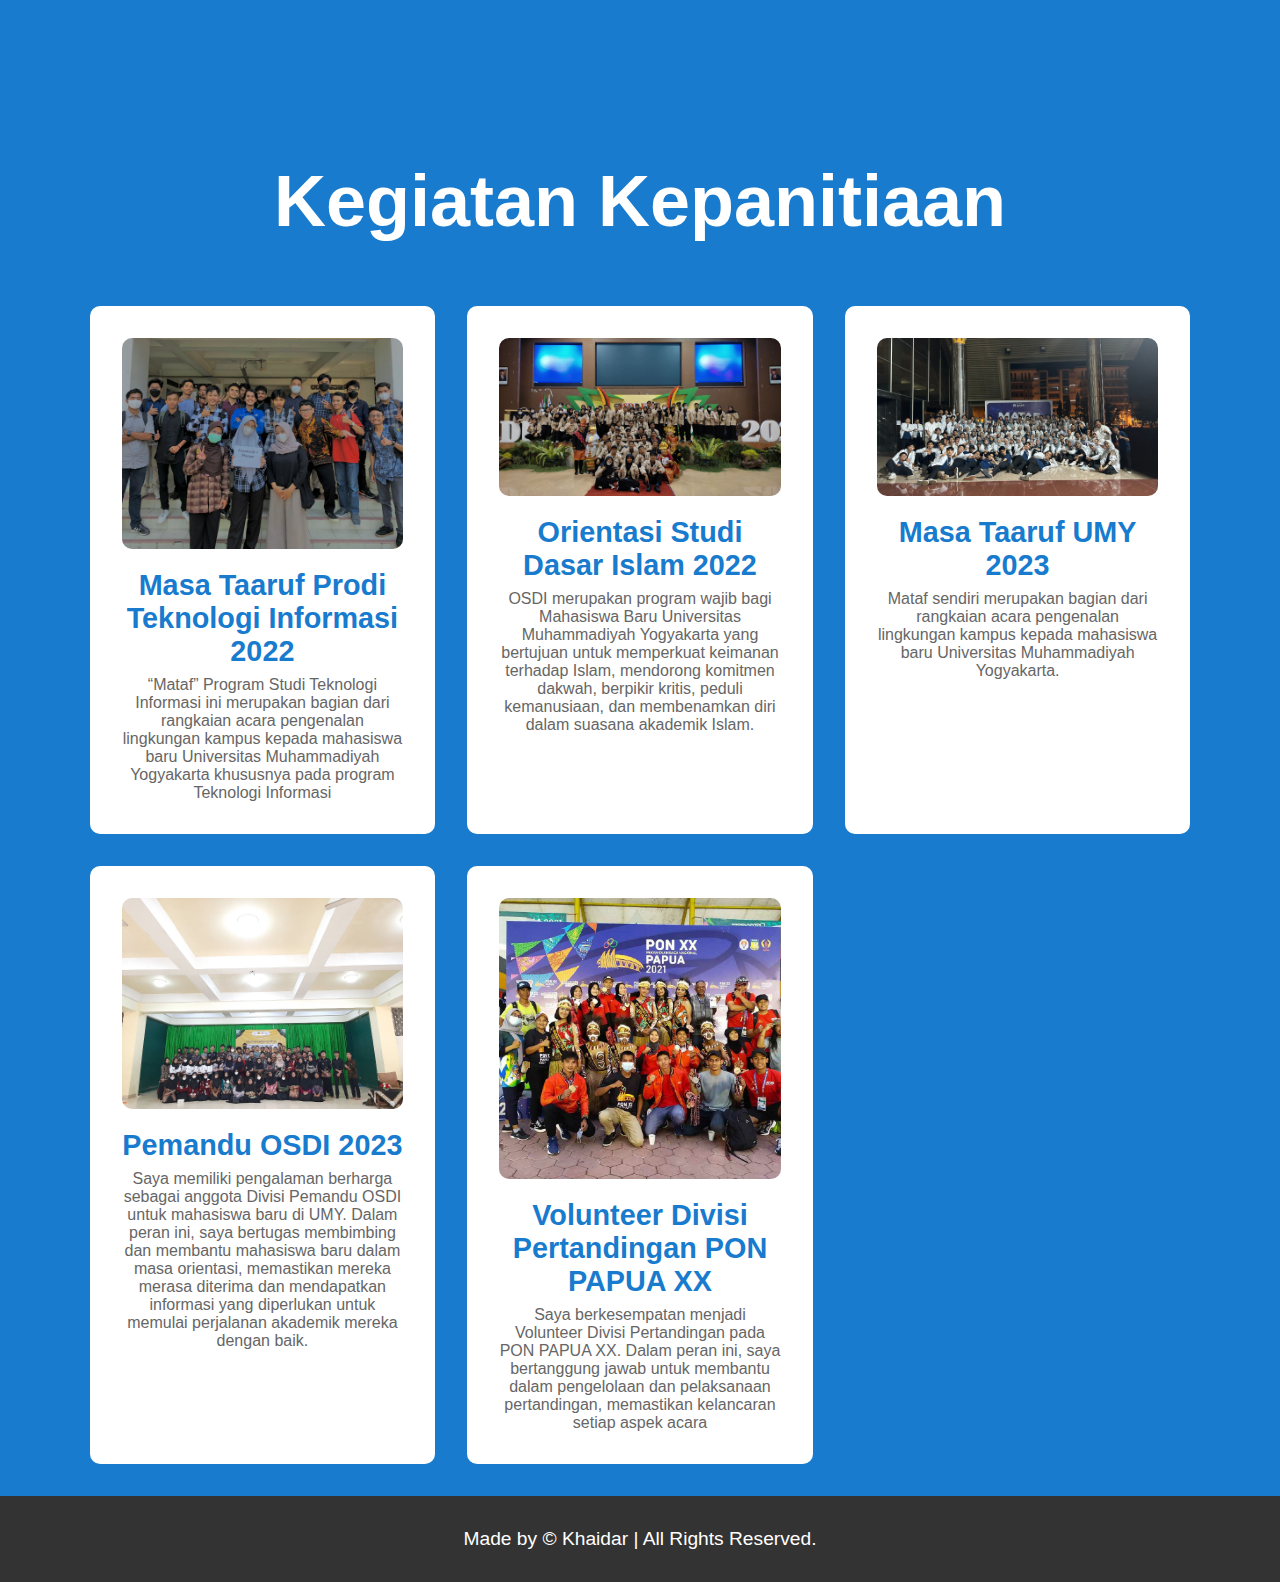
<file: commite.html>
<!DOCTYPE html>
<html lang="en">
<head>
    <meta charset="UTF-8">
    <meta http-equiv="X-UA-Compatible" content="IE=edge">
    <meta name="viewport" content="width=device-width, initial-scale=1.0">
    <title>Kepanitiaan</title>
    <link rel="stylesheet" href="commite.css">
</head>
<body>

    <section class="album">
        <h2 class="heading">Kegiatan Kepanitiaan</h2>
        <div class="album-grid">
            <div class="album-item">
                <img src="images/comite1.jpg" alt="Kegiatan 1">
                <h3>Masa Taaruf Prodi Teknologi Informasi 2022 </h3>
                <p>“Mataf” Program Studi Teknologi Informasi ini merupakan bagian dari rangkaian acara pengenalan lingkungan kampus kepada mahasiswa baru Universitas Muhammadiyah Yogyakarta khususnya pada program Teknologi Informasi</p>
            </div>
            <div class="album-item">
                <img src="images/comite2.jpg" alt="Kegiatan 2">
                <h3>Orientasi Studi Dasar Islam 2022</h3>
                <p>OSDI merupakan program wajib bagi Mahasiswa Baru Universitas Muhammadiyah Yogyakarta yang bertujuan untuk memperkuat keimanan terhadap Islam, mendorong komitmen dakwah, berpikir kritis, peduli kemanusiaan, dan membenamkan diri dalam suasana akademik Islam.</p>
            </div>
            <div class="album-item">
                <img src="images/comite3.jpg" alt="Kegiatan 3">
                <h3>Masa Taaruf UMY 2023</h3>
                <p>Mataf sendiri merupakan bagian dari rangkaian acara pengenalan lingkungan kampus kepada mahasiswa baru Universitas Muhammadiyah Yogyakarta.</p>
            </div>
            <div class="album-item">
                <img src="images/comite4.jpg" alt="Kegiatan 4">
                <h3>Pemandu OSDI 2023</h3>
                <p>Saya memiliki pengalaman berharga sebagai anggota Divisi Pemandu OSDI untuk mahasiswa baru di UMY. Dalam peran ini, saya bertugas membimbing dan membantu mahasiswa baru dalam masa orientasi, memastikan mereka merasa diterima dan mendapatkan informasi yang diperlukan untuk memulai perjalanan akademik mereka dengan baik.</p>
            </div>
            <div class="album-item">
                <img src="images/comite5.jpg" alt="Kegiatan 5">
                <h3>Volunteer Divisi Pertandingan PON PAPUA XX </h3>
                <p>Saya berkesempatan menjadi Volunteer Divisi Pertandingan pada PON PAPUA XX. Dalam peran ini, saya bertanggung jawab untuk membantu dalam pengelolaan dan pelaksanaan pertandingan, memastikan kelancaran setiap aspek acara</p>
            </div>
    </section>

    <footer class="footer">
        <div class="footer-text">
            <p>Made by  &copy; Khaidar | All Rights Reserved.</p>
        </div>
    </footer>

    <script src="script.js"></script>
</body>
</html>
</file>
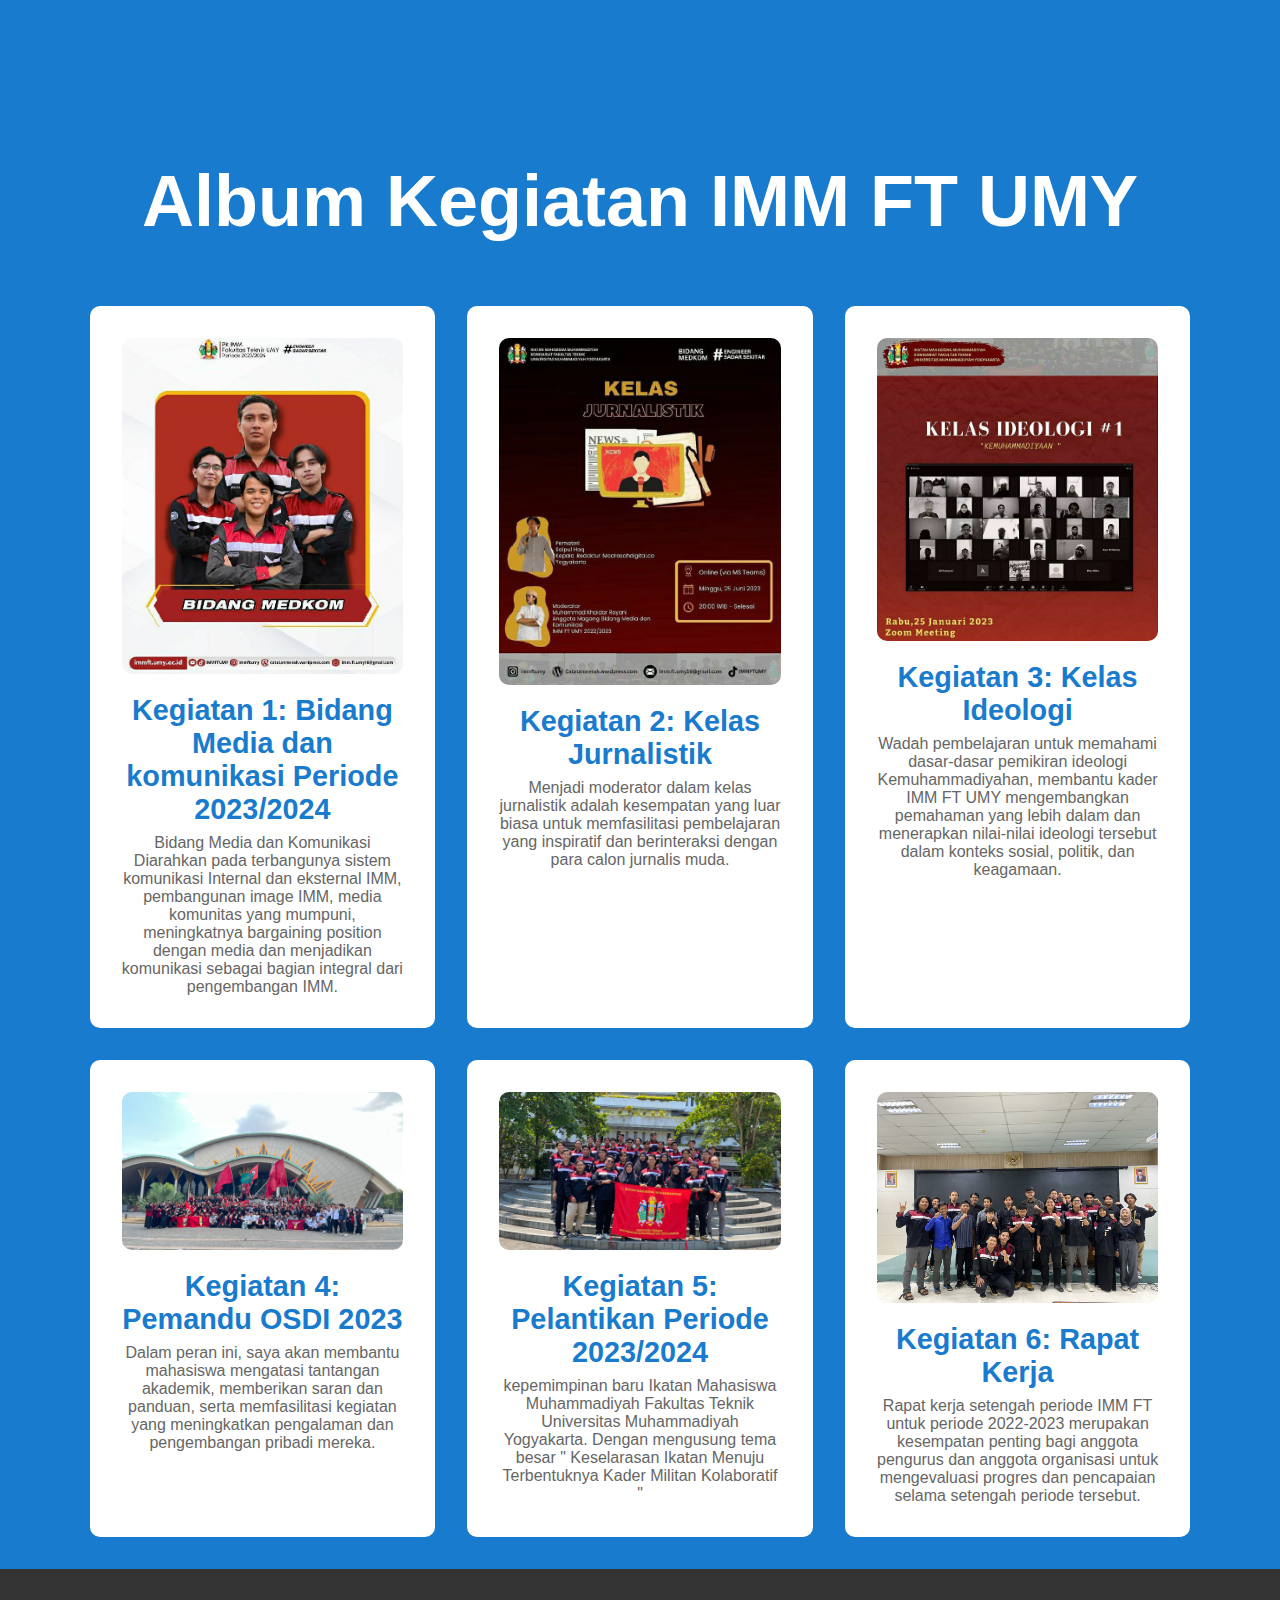
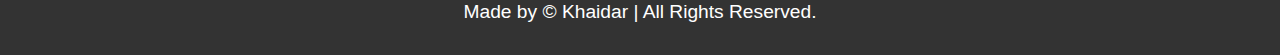
<file: immft.html>
<!DOCTYPE html>
<html lang="en">
<head>
    <meta charset="UTF-8">
    <meta http-equiv="X-UA-Compatible" content="IE=edge">
    <meta name="viewport" content="width=device-width, initial-scale=1.0">
    <title>IMM FT</title>
    <link rel="stylesheet" href="immft.css">
</head>
<body>

    <section class="album">
        <h2 class="heading"> Album Kegiatan IMM FT UMY</h2>
        <div class="album-grid">
            <div class="album-item">
                <img src="images/imm1.jpg" alt="Kegiatan 1">
                <h3>Kegiatan 1: Bidang Media dan komunikasi Periode 2023/2024</h3>
                <p>Bidang Media dan Komunikasi Diarahkan pada terbangunya sistem komunikasi Internal dan eksternal IMM, pembangunan image IMM, media komunitas yang mumpuni, meningkatnya bargaining position dengan media dan menjadikan komunikasi sebagai bagian integral dari pengembangan IMM.</p>
            </div>
            <div class="album-item">
                <img src="images/imm2.jpg" alt="Kegiatan 2">
                <h3>Kegiatan 2: Kelas Jurnalistik</h3>
                <p>Menjadi moderator dalam kelas jurnalistik adalah kesempatan yang luar biasa untuk memfasilitasi pembelajaran yang inspiratif dan berinteraksi dengan para calon jurnalis muda.</p>
            </div>
            <div class="album-item">
                <img src="images/imm3.jpg" alt="Kegiatan 3">
                <h3>Kegiatan 3: Kelas Ideologi</h3>
                <p>Wadah pembelajaran untuk memahami dasar-dasar pemikiran ideologi Kemuhammadiyahan, membantu kader IMM FT UMY mengembangkan pemahaman yang lebih dalam dan menerapkan nilai-nilai ideologi tersebut dalam konteks sosial, politik, dan keagamaan.</p>
            </div>
            <div class="album-item">
                <img src="images/imm4.jpg" alt="Kegiatan 4">
                <h3>Kegiatan 4: Pemandu OSDI 2023</h3>
                <p> Dalam peran ini, saya akan membantu mahasiswa mengatasi tantangan akademik, memberikan saran dan panduan, serta memfasilitasi kegiatan yang meningkatkan pengalaman dan pengembangan pribadi mereka.</p>
            </div>
            <div class="album-item">
                <img src="images/imm5.jpg" alt="Kegiatan 5">
                <h3>Kegiatan 5: Pelantikan Periode 2023/2024</h3>
                <p>kepemimpinan baru Ikatan Mahasiswa Muhammadiyah Fakultas Teknik Universitas Muhammadiyah Yogyakarta. Dengan mengusung tema besar " Keselarasan Ikatan Menuju Terbentuknya Kader Militan Kolaboratif "</p>
            </div>
            <div class="album-item">
                <img src="images/imm6.jpg" alt="Kegiatan 6">
                <h3>Kegiatan 6: Rapat Kerja </h3>
                <p>Rapat kerja setengah periode IMM FT untuk periode 2022-2023 merupakan kesempatan penting bagi anggota pengurus dan anggota organisasi untuk mengevaluasi progres dan pencapaian selama setengah periode tersebut.</p>
        </div>
    </section>

    <footer class="footer">
        <div class="footer-text">
            <p>Made by  &copy; Khaidar | All Rights Reserved.</p>
        </div>
    </footer>

    <script src="script.js"></script>
</body>
</html>
</file>
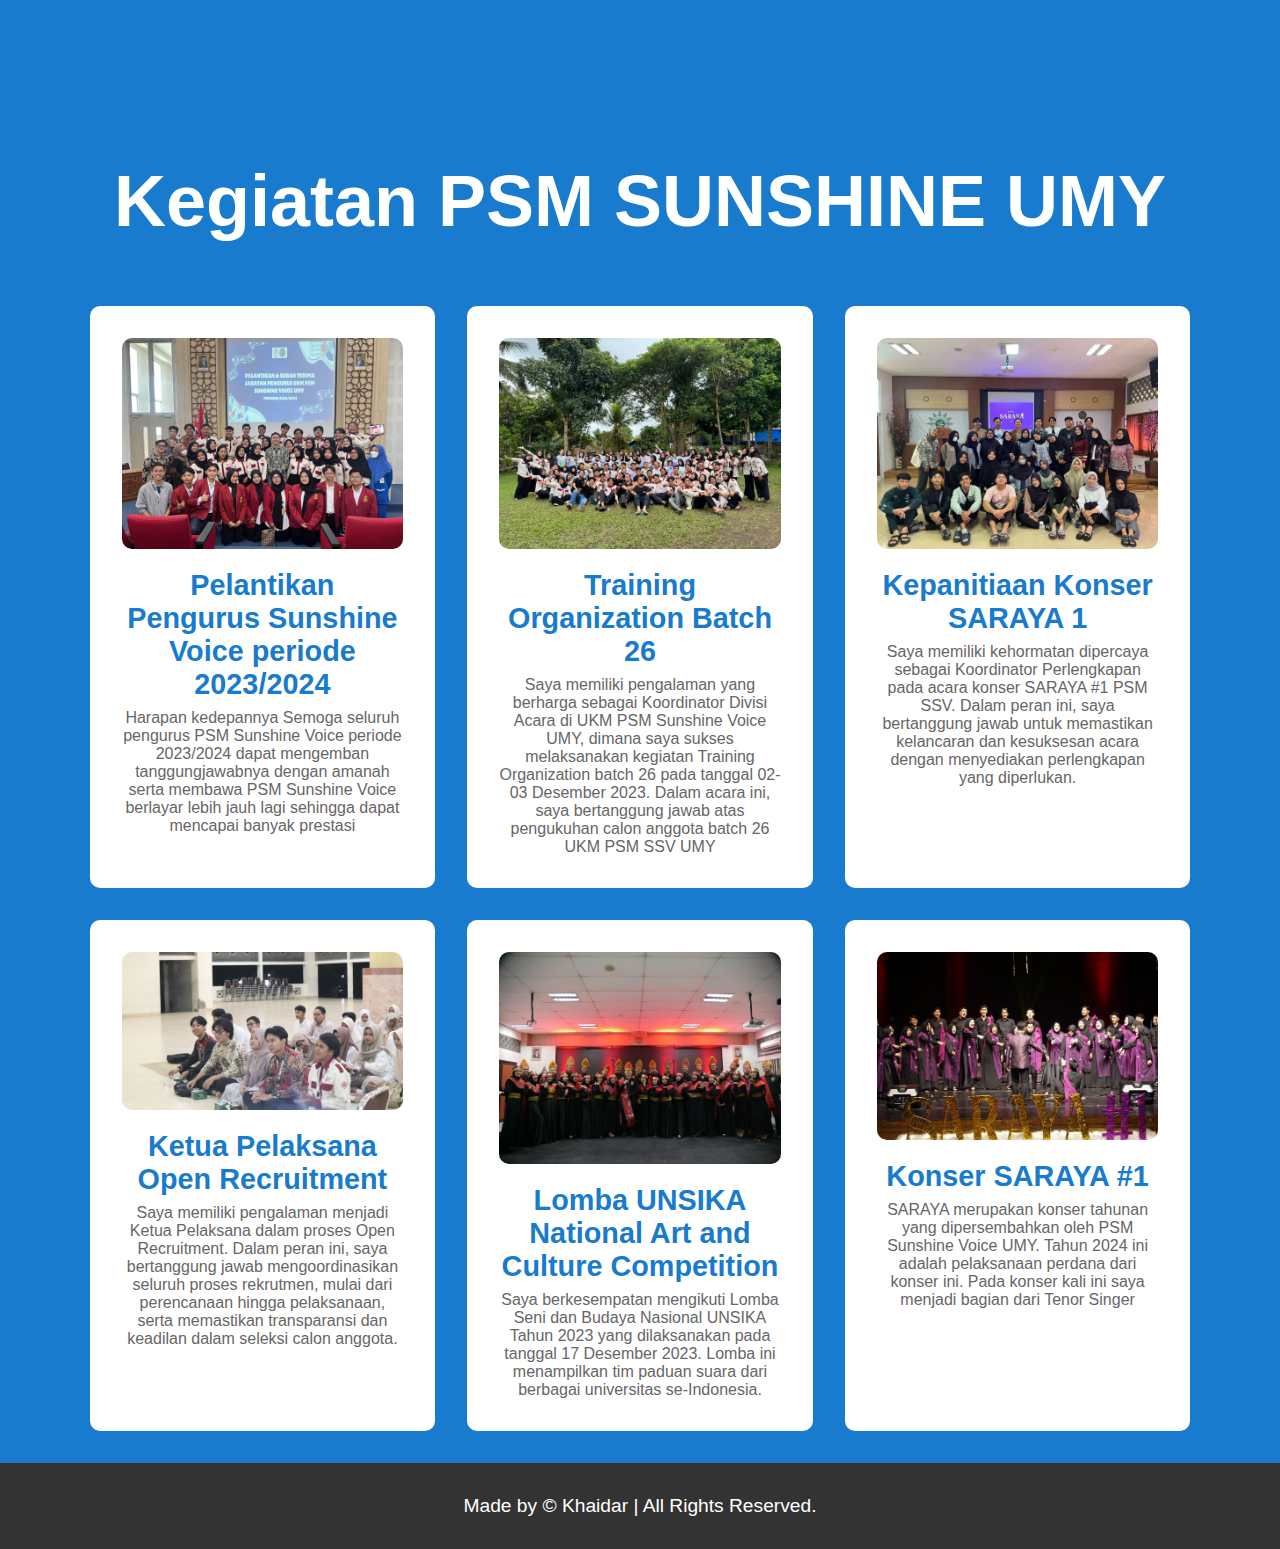
<file: psmssv.html>
<!DOCTYPE html>
<html lang="en">
<head>
    <meta charset="UTF-8">
    <meta http-equiv="X-UA-Compatible" content="IE=edge">
    <meta name="viewport" content="width=device-width, initial-scale=1.0">
    <title>PSM SSV UMY</title>
    <link rel="stylesheet" href="psmssv.css">
</head>
<body>

    <section class="album">
        <h2 class="heading"> Kegiatan PSM SUNSHINE UMY</h2>
        <div class="album-grid">
            <div class="album-item">
                <img src="images/ssv1.jpg" alt="Kegiatan 1">
                <h3>Pelantikan Pengurus Sunshine Voice periode 2023/2024</h3>
                <p>Harapan kedepannya Semoga seluruh pengurus PSM Sunshine Voice periode 2023/2024 dapat mengemban tanggungjawabnya dengan amanah serta membawa PSM Sunshine Voice berlayar lebih jauh lagi sehingga dapat mencapai banyak prestasi </p>
            </div>
            <div class="album-item">
                <img src="images/ssv2.jpg" alt="Kegiatan 2">
                <h3>Training Organization Batch 26</h3>
                <p>Saya memiliki pengalaman yang berharga sebagai Koordinator Divisi Acara di UKM PSM Sunshine Voice UMY, dimana saya sukses melaksanakan kegiatan Training Organization batch 26 pada tanggal 02-03 Desember 2023. Dalam acara ini, saya bertanggung jawab atas pengukuhan calon anggota batch 26 UKM PSM SSV UMY</p>
            </div>
            <div class="album-item">
                <img src="images/ssv3.jpg" alt="Kegiatan 3">
                <h3>Kepanitiaan Konser SARAYA 1</h3>
                <p>Saya memiliki kehormatan dipercaya sebagai Koordinator Perlengkapan pada acara konser SARAYA #1 PSM SSV. Dalam peran ini, saya bertanggung jawab untuk memastikan kelancaran dan kesuksesan acara dengan menyediakan perlengkapan yang diperlukan. </p>
            </div>
            <div class="album-item">
                <img src="images/ssv4.jpg" alt="Kegiatan 4">
                <h3>Ketua Pelaksana Open Recruitment</h3>
                <p>Saya memiliki pengalaman menjadi Ketua Pelaksana dalam proses Open Recruitment. Dalam peran ini, saya bertanggung jawab mengoordinasikan seluruh proses rekrutmen, mulai dari perencanaan hingga pelaksanaan, serta memastikan transparansi dan keadilan dalam seleksi calon anggota. </p>
            </div>
            <div class="album-item">
                <img src="images/ssv5.jpg" alt="Kegiatan 5">
                <h3>Lomba UNSIKA National Art and Culture Competition</h3>
                <p>Saya berkesempatan mengikuti Lomba Seni dan Budaya Nasional UNSIKA Tahun 2023 yang dilaksanakan pada tanggal 17 Desember 2023. Lomba ini menampilkan tim paduan suara dari berbagai universitas se-Indonesia.</p>
            </div>
            <div class="album-item">
                <img src="images/ssv6.jpg" alt="Kegiatan 6">
                <h3>Konser SARAYA #1</h3>
                <p>SARAYA merupakan konser tahunan yang dipersembahkan oleh PSM Sunshine Voice UMY. Tahun  2024 ini adalah pelaksanaan perdana dari konser ini. Pada konser kali ini saya menjadi bagian dari Tenor Singer</p>
        </div>
    </section>

    <footer class="footer">
        <div class="footer-text">
            <p>Made by  &copy; Khaidar | All Rights Reserved.</p>
        </div>
    </footer>

    <script src="script.js"></script>
</body>
</html>
</file>
<file: commite.css>
/* Reset default margin and padding */
* {
    margin: 0;
    padding: 0;
    box-sizing: border-box;
}

/* Body styles */
body {
    font-family: Arial, sans-serif;
    background-color: #f2f2f2; /* Set the background color */
}

/* Header styles */
header {
    background-color: #333333;
    color: #ffffff;
    padding: 1rem 0;
    text-align: center;
}

/* Navigation styles */
.navbar {
    background-color: black; /* Set the navbar background color */
    overflow: hidden;
}

.navbar a {
    float: left;
    display: block;
    color: white;
    text-align: center;
    padding: 14px 16px;
    text-decoration: none;
}

.navbar a:hover {
    background-color: #ddd;
    color: black;
}

/* Album section styles */
.album {
    padding: 10rem 7% 2rem;
    background-color: #187bcd; /* Set the background color for the IMM FT section */
}

.album .heading {
    font-size: 4.5rem;
    text-align: center;
    margin-bottom: 4rem;
    color: #ffffff; /* Set the heading color */
}

.album-grid {
    display: grid;
    grid-template-columns: repeat(auto-fit, minmax(300px, 1fr));
    gap: 2rem;
    justify-content: center;
}

.album-item {
    text-align: center;
    padding: 2rem;
    background-color: #ffffff;
    border-radius: 10px;
    transition: transform 0.3s ease; /* Add transition for smooth scaling */
}

.album-item:hover {
    transform: scale(1.05); /* Scale up on hover */
}

.album-item img {
    max-width: 100%;
    height: auto;
    border-radius: 10px;
    margin-bottom: 1rem;
}

.album-item h3 {
    font-size: 1.8rem;
    margin-bottom: 0.5rem;
    color: #187bcd; /* Set the heading color */
}

.album-item p {
    color: #666666;
}

/* Footer styles */
.footer {
    background-color: #333333;
    color: #ffffff;
    padding: 2rem 0;
    text-align: center;
}

.footer-text {
    font-size: 1.2rem;
}

.footer-iconTop {
    margin-top: 1rem;
}

.footer-iconTop a {
    color: #ffffff;
}

/* Responsive styles */
@media screen and (max-width: 1024px) {
    .album-grid {
        grid-template-columns: repeat(auto-fit, minmax(250px, 1fr));
    }
}

@media screen and (max-width: 768px) {
    .album {
        padding: 8rem 5% 2rem; /* Adjust padding for smaller screens */
    }

    .album .heading {
        font-size: 3rem; /* Reduce heading font size */
        margin-bottom: 3rem; /* Adjust margin */
    }

    .album-grid {
        grid-template-columns: repeat(auto-fit, minmax(200px, 1fr)); /* Adjust grid columns */
        gap: 1rem; /* Reduce gap between items */
    }

    .album-item h3 {
        font-size: 1.5rem; /* Reduce heading font size */
    }
}

@media screen and (max-width: 480px) {
    .album {
        padding: 6rem 3% 2rem; /* Further adjust padding for smaller screens */
    }

    .album .heading {
        font-size: 2.5rem; /* Further reduce heading font size */
        margin-bottom: 2rem; /* Further adjust margin */
    }

    .album-item h3 {
        font-size: 1.2rem; /* Further reduce heading font size */
    }
}
</file>
<file: immft.css>
/* Reset default margin and padding */
* {
    margin: 0;
    padding: 0;
    box-sizing: border-box;
}

/* Body styles */
body {
    font-family: Arial, sans-serif;
    background-color: #f2f2f2; /* Set the background color */
}

/* Header styles */
header {
    background-color: #333333;
    color: #ffffff;
    padding: 1rem 0;
    text-align: center;
}

/* Navigation styles */
.navbar {
    background-color: black; /* Set the navbar background color */
    overflow: hidden;
}

.navbar a {
    float: left;
    display: block;
    color: white;
    text-align: center;
    padding: 14px 16px;
    text-decoration: none;
}

.navbar a:hover {
    background-color: #ddd;
    color: black;
}

/* Album section styles */
.album {
    padding: 10rem 7% 2rem;
    background-color: #187bcd; /* Set the background color for the IMM FT section */
}

.album .heading {
    font-size: 4.5rem;
    text-align: center;
    margin-bottom: 4rem;
    color: #ffffff; /* Set the heading color */
}

.album-grid {
    display: grid;
    grid-template-columns: repeat(auto-fit, minmax(300px, 1fr));
    gap: 2rem;
    justify-content: center;
}

.album-item {
    text-align: center;
    padding: 2rem;
    background-color: #ffffff;
    border-radius: 10px;
    transition: transform 0.3s ease; /* Add transition for smooth scaling */
}

.album-item:hover {
    transform: scale(1.05); /* Scale up on hover */
}

.album-item img {
    max-width: 100%;
    height: auto;
    border-radius: 10px;
    margin-bottom: 1rem;
}

.album-item h3 {
    font-size: 1.8rem;
    margin-bottom: 0.5rem;
    color: #187bcd; /* Set the heading color */
}

.album-item p {
    color: #666666;
}

/* Footer styles */
.footer {
    background-color: #333333;
    color: #ffffff;
    padding: 2rem 0;
    text-align: center;
}

.footer-text {
    font-size: 1.2rem;
}

.footer-iconTop {
    margin-top: 1rem;
}

.footer-iconTop a {
    color: #ffffff;
}

/* Responsive styles */
@media screen and (max-width: 1024px) {
    .album-grid {
        grid-template-columns: repeat(auto-fit, minmax(250px, 1fr));
    }
}

@media screen and (max-width: 768px) {
    .album {
        padding: 8rem 5% 2rem; /* Adjust padding for smaller screens */
    }

    .album .heading {
        font-size: 3rem; /* Reduce heading font size */
        margin-bottom: 3rem; /* Adjust margin */
    }

    .album-grid {
        grid-template-columns: repeat(auto-fit, minmax(200px, 1fr)); /* Adjust grid columns */
        gap: 1rem; /* Reduce gap between items */
    }

    .album-item h3 {
        font-size: 1.5rem; /* Reduce heading font size */
    }
}

@media screen and (max-width: 480px) {
    .album {
        padding: 6rem 3% 2rem; /* Further adjust padding for smaller screens */
    }

    .album .heading {
        font-size: 2.5rem; /* Further reduce heading font size */
        margin-bottom: 2rem; /* Further adjust margin */
    }

    .album-item h3 {
        font-size: 1.2rem; /* Further reduce heading font size */
    }
}
</file>
<file: psmssv.css>
/* Reset default margin and padding */
* {
    margin: 0;
    padding: 0;
    box-sizing: border-box;
}

/* Body styles */
body {
    font-family: Arial, sans-serif;
    background-color: #f2f2f2; /* Set the background color */
}

/* Header styles */
header {
    background-color: #333333;
    color: #ffffff;
    padding: 1rem 0;
    text-align: center;
}

/* Navigation styles */
.navbar {
    background-color: black; /* Set the navbar background color */
    overflow: hidden;
}

.navbar a {
    float: left;
    display: block;
    color: white;
    text-align: center;
    padding: 14px 16px;
    text-decoration: none;
}

.navbar a:hover {
    background-color: #ddd;
    color: black;
}

/* Album section styles */
.album {
    padding: 10rem 7% 2rem;
    background-color: #187bcd; /* Set the background color for the IMM FT section */
}

.album .heading {
    font-size: 4.5rem;
    text-align: center;
    margin-bottom: 4rem;
    color: #ffffff; /* Set the heading color */
}

.album-grid {
    display: grid;
    grid-template-columns: repeat(auto-fit, minmax(300px, 1fr));
    gap: 2rem;
    justify-content: center;
}

.album-item {
    text-align: center;
    padding: 2rem;
    background-color: #ffffff;
    border-radius: 10px;
    transition: transform 0.3s ease; /* Add transition for smooth scaling */
}

.album-item:hover {
    transform: scale(1.05); /* Scale up on hover */
}

.album-item img {
    max-width: 100%;
    height: auto;
    border-radius: 10px;
    margin-bottom: 1rem;
}

.album-item h3 {
    font-size: 1.8rem;
    margin-bottom: 0.5rem;
    color: #187bcd; /* Set the heading color */
}

.album-item p {
    color: #666666;
}

/* Footer styles */
.footer {
    background-color: #333333;
    color: #ffffff;
    padding: 2rem 0;
    text-align: center;
}

.footer-text {
    font-size: 1.2rem;
}

.footer-iconTop {
    margin-top: 1rem;
}

.footer-iconTop a {
    color: #ffffff;
}

/* Responsive styles */
@media screen and (max-width: 1024px) {
    .album-grid {
        grid-template-columns: repeat(auto-fit, minmax(250px, 1fr));
    }
}

@media screen and (max-width: 768px) {
    .album {
        padding: 8rem 5% 2rem; /* Adjust padding for smaller screens */
    }

    .album .heading {
        font-size: 3rem; /* Reduce heading font size */
        margin-bottom: 3rem; /* Adjust margin */
    }

    .album-grid {
        grid-template-columns: repeat(auto-fit, minmax(200px, 1fr)); /* Adjust grid columns */
        gap: 1rem; /* Reduce gap between items */
    }

    .album-item h3 {
        font-size: 1.5rem; /* Reduce heading font size */
    }
}

@media screen and (max-width: 480px) {
    .album {
        padding: 6rem 3% 2rem; /* Further adjust padding for smaller screens */
    }

    .album .heading {
        font-size: 2.5rem; /* Further reduce heading font size */
        margin-bottom: 2rem; /* Further adjust margin */
    }

    .album-item h3 {
        font-size: 1.2rem; /* Further reduce heading font size */
    }
}
</file>
